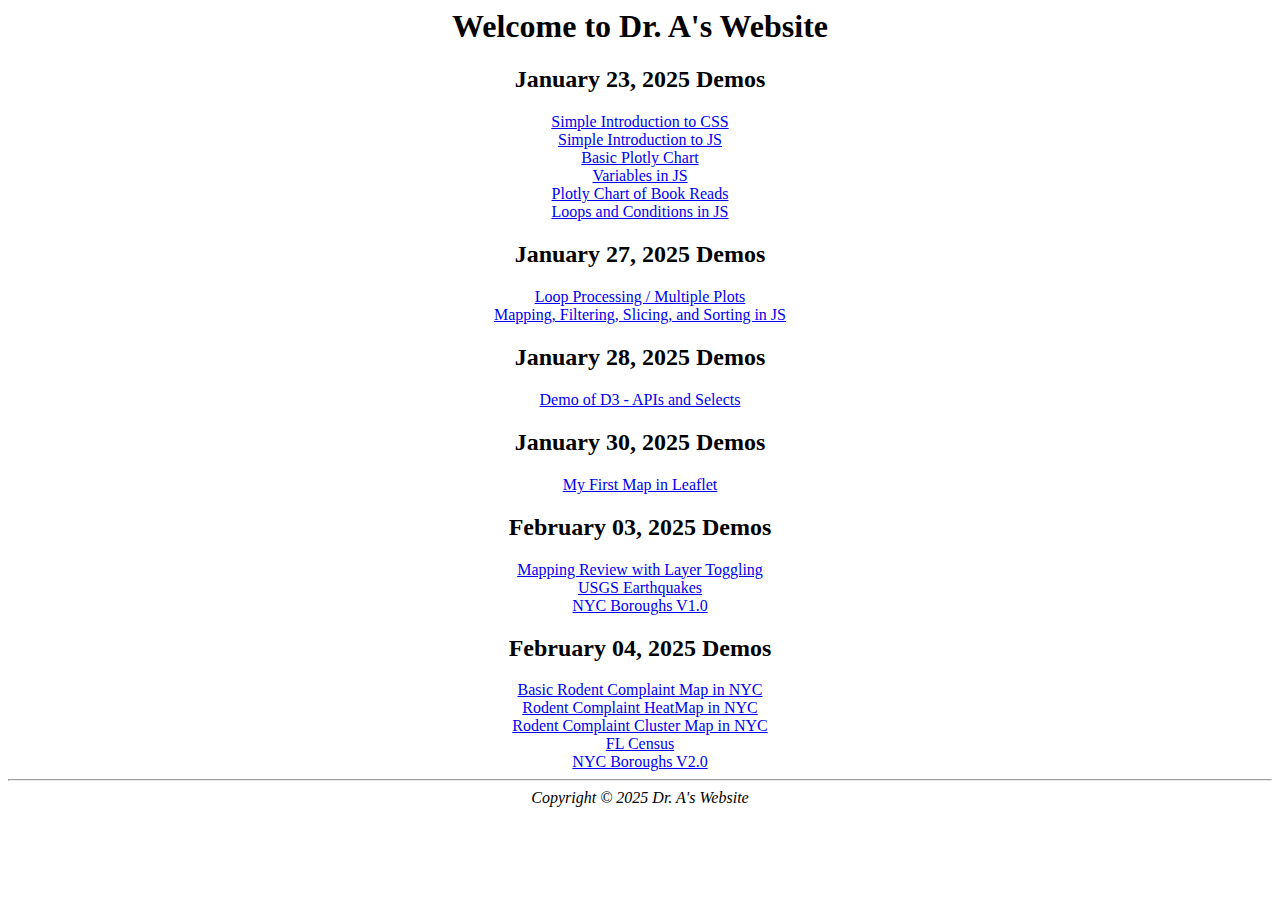
<file: index.html>
<html>
	<head>
		<title>Dr. A's Website</title>
	</head>
	
	<body>
		<center>
			<h1>Welcome to Dr. A's Website</h1>

            <h2>January 23, 2025 Demos</h2>

            <a href="cssDemo.html">Simple Introduction to CSS</a><br>

            <a href="jsDemo.html">Simple Introduction to JS</a><br>

			<a href="basicChart.html">Basic Plotly Chart</a><br>

			<a href="variableDemo.html">Variables in JS</a><br>

			<a href="bookChart.html">Plotly Chart of Book Reads</a><br>

			<a href="loopsAndConditions.html">Loops and Conditions in JS</a><br>

			<h2>January 27, 2025 Demos</h2>

			<a href="multipleplots.html">Loop Processing / Multiple Plots</a><br>

			<a href="mapDemo.html">Mapping, Filtering, Slicing, and Sorting in JS</a><br>

			<h2>January 28, 2025 Demos</h2>

			<a href="d3Demo.html">Demo of D3 - APIs and Selects</a>

			<h2>January 30, 2025 Demos</h2>

			<a href="leafletDemo01.html">My First Map in Leaflet</a>

			<h2>February 03, 2025 Demos</h2>

			<a href="leafletDemo02.html">Mapping Review with Layer Toggling</a><br>

			<a href="geojsonDemo.html">USGS Earthquakes</a><br>

			<a href="nycMap.html">NYC Boroughs V1.0</a><br>

			<h2>February 04, 2025 Demos</h2>

			<a href="nycRodentMap.html">Basic Rodent Complaint Map in NYC</a><br>

			<a href="nycRodentHeatMap.html">Rodent Complaint HeatMap in NYC</a><br>

			<a href="nycRodentClusterMap.html">Rodent Complaint Cluster Map in NYC</a><br>

			<a href="flCensus.html">FL Census</a><br>

			<a href="nycMap2.html">NYC Boroughs V2.0</a>
			
			<script></script>
			
			<hr>
			<em>Copyright &copy; 2025 Dr. A's Website</em>			
		</center>
	</body>
</html>
</file>
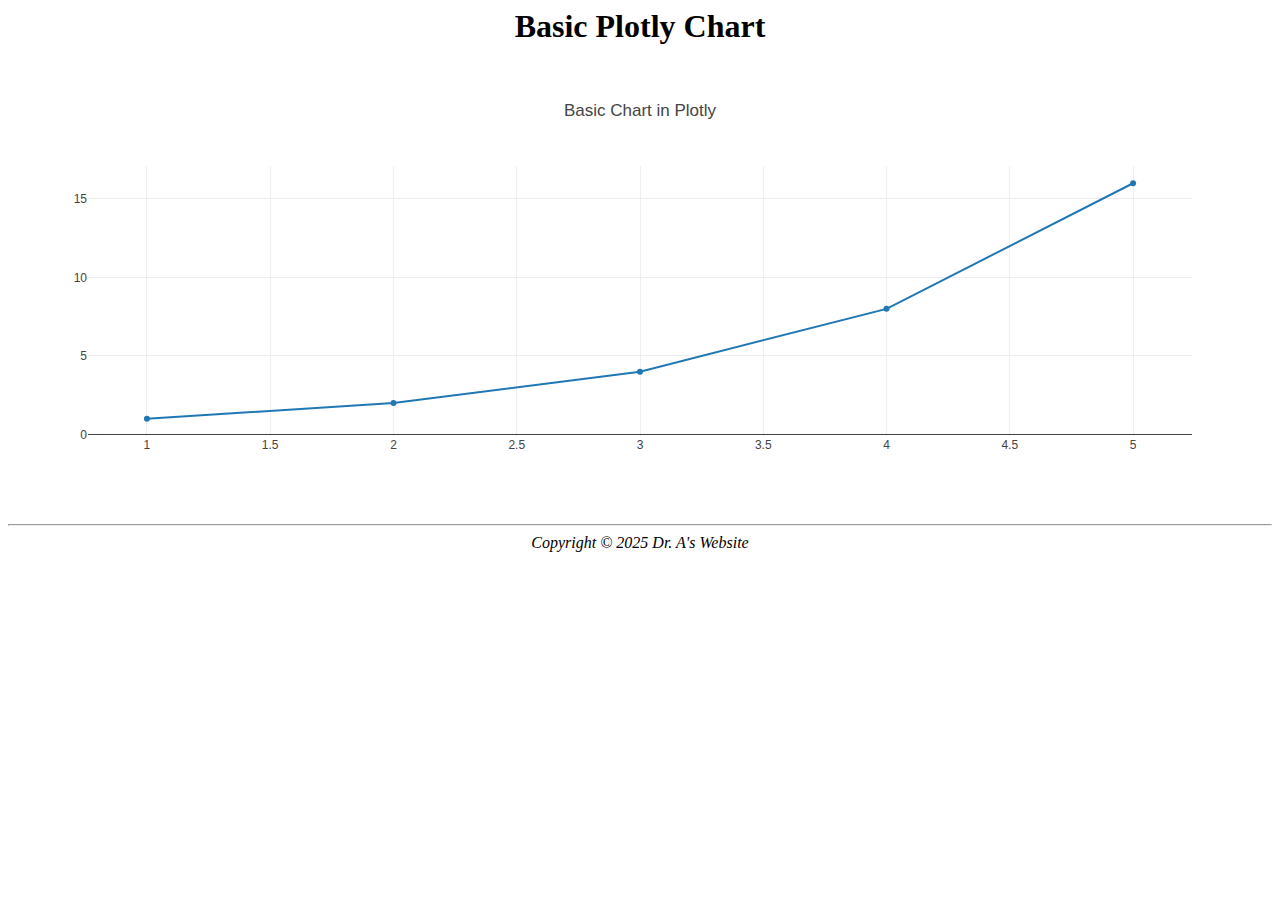
<file: basicChart.html>
<html>
	<head>
		<title>Basic Chart</title>
        <script src="https://cdn.plot.ly/plotly-latest.min.js"></script>
	</head>
	
	<body>
		<center>
			<h1>Basic Plotly Chart</h1>

            <div id="plot"></div>
			
			<script>
                let xData = [1, 2, 3, 4, 5];
                let yData = [1, 2, 4, 8, 16];
            </script>
            <script src="basicChart.js"></script>
			
			<hr>
			<em>Copyright &copy; 2025 Dr. A's Website</em>			
		</center>
	</body>
</html>
</file>
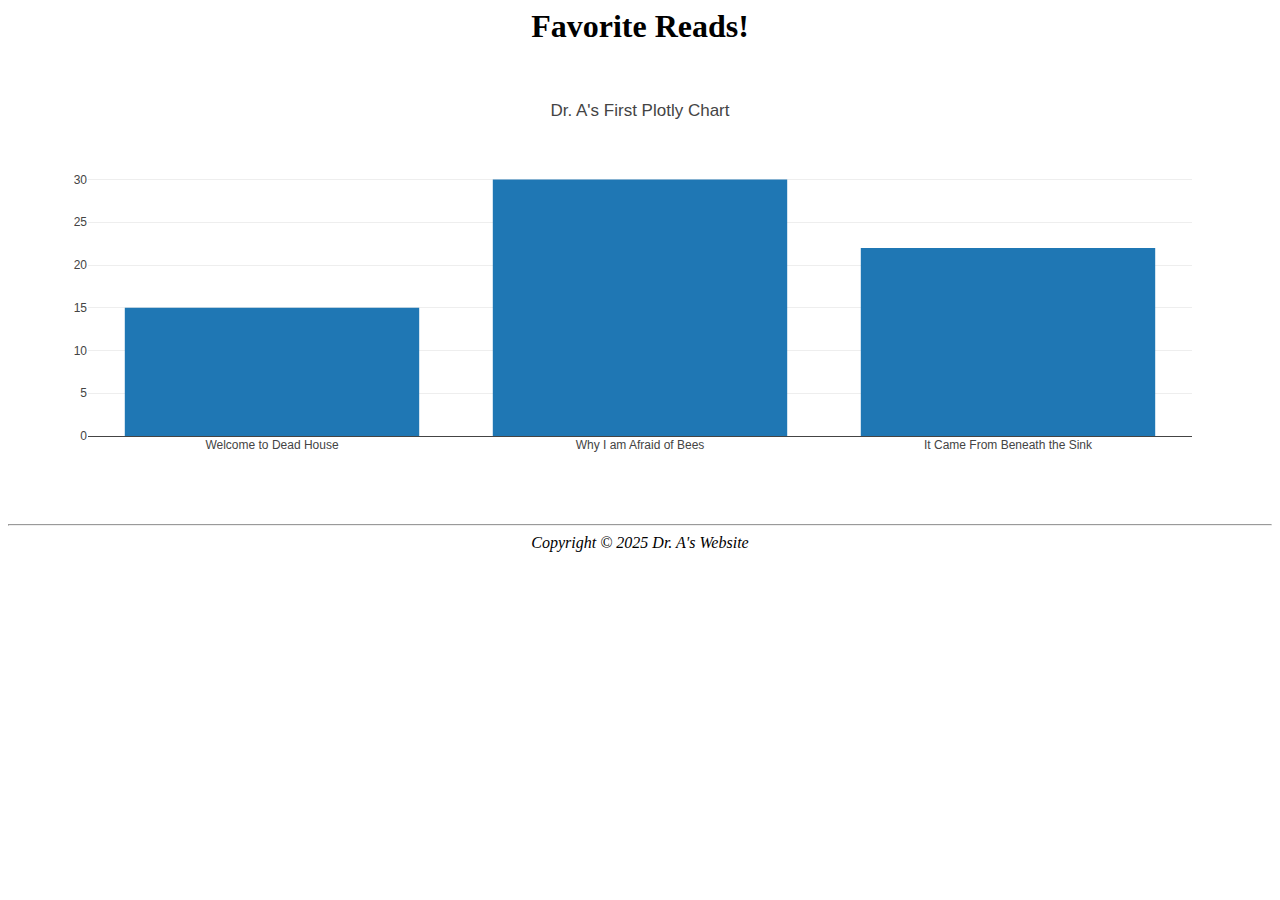
<file: bookChart.html>
<html>
	<head>
		<title>Book Chart</title>
        <script src="https://cdn.plot.ly/plotly-latest.min.js"></script>
	</head>
	
	<body>
		<center>
			<h1>Favorite Reads!</h1>

            <div id="plot"></div>
			
			<script src="bookChart.js"></script>
			
			<hr>
			<em>Copyright &copy; 2025 Dr. A's Website</em>			
		</center>
	</body>
</html>
</file>
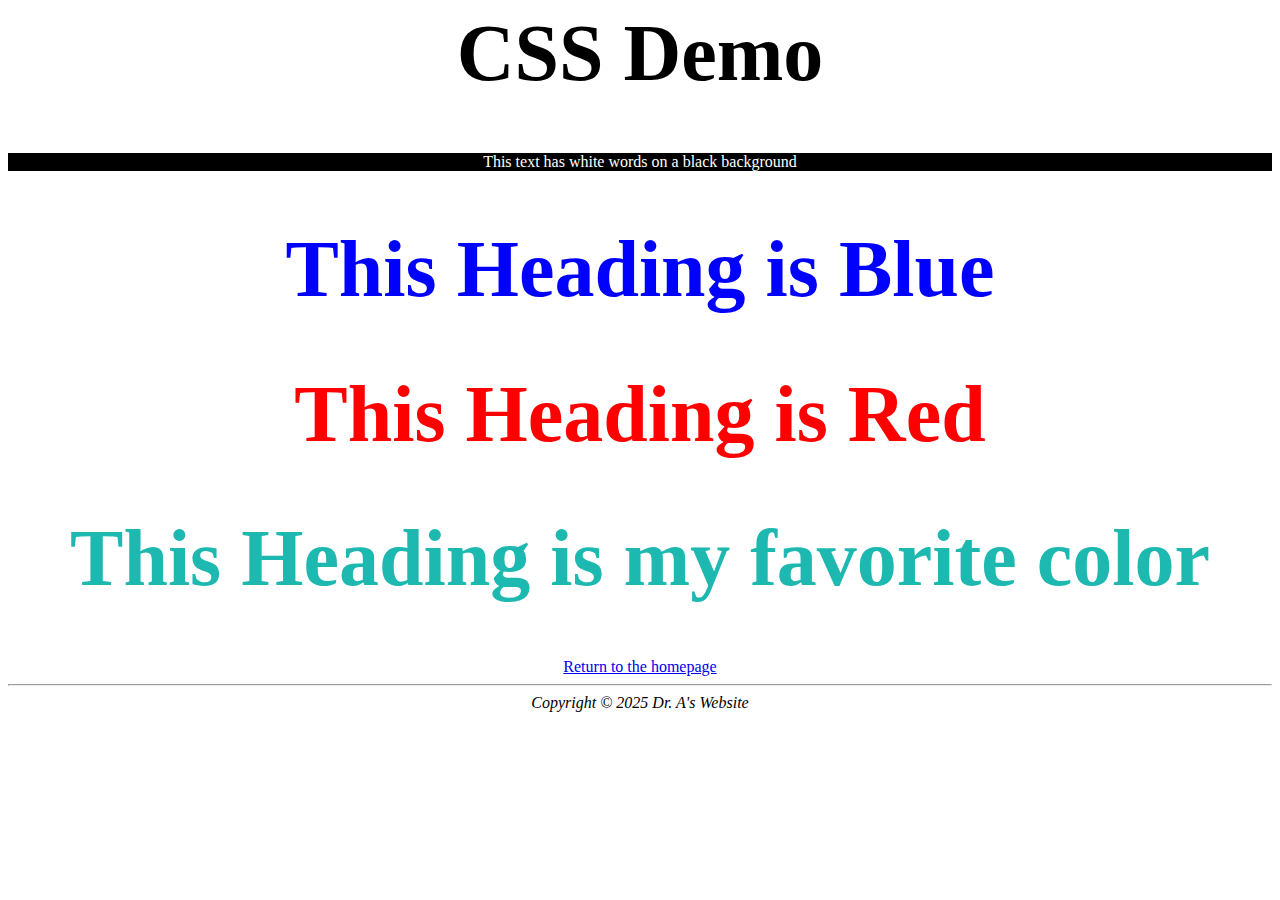
<file: cssDemo.html>
<html>
	<head>
		<title>CSS Demo</title>
        <style>
            .white{
                color: white;
            }
            .blackbackground{
                background-color: black;
            }
        </style>
        <link rel="stylesheet" href="style.css">
	</head>
	
	<body>
		<center>
			<h1>CSS Demo</h1>

            <p class="white blackbackground">This text has white words on a black background</p>
			<h1 class="blue">This Heading is Blue</h1>
            <h1 id="red">This Heading is Red</h1>
            <h1 class="favoriteColor">This Heading is my favorite color</h1>
			<script></script>
			
            <a href="index.html">Return to the homepage</a>
			<hr>
			<em>Copyright &copy; 2025 Dr. A's Website</em>			
		</center>
	</body>
</html>
</file>
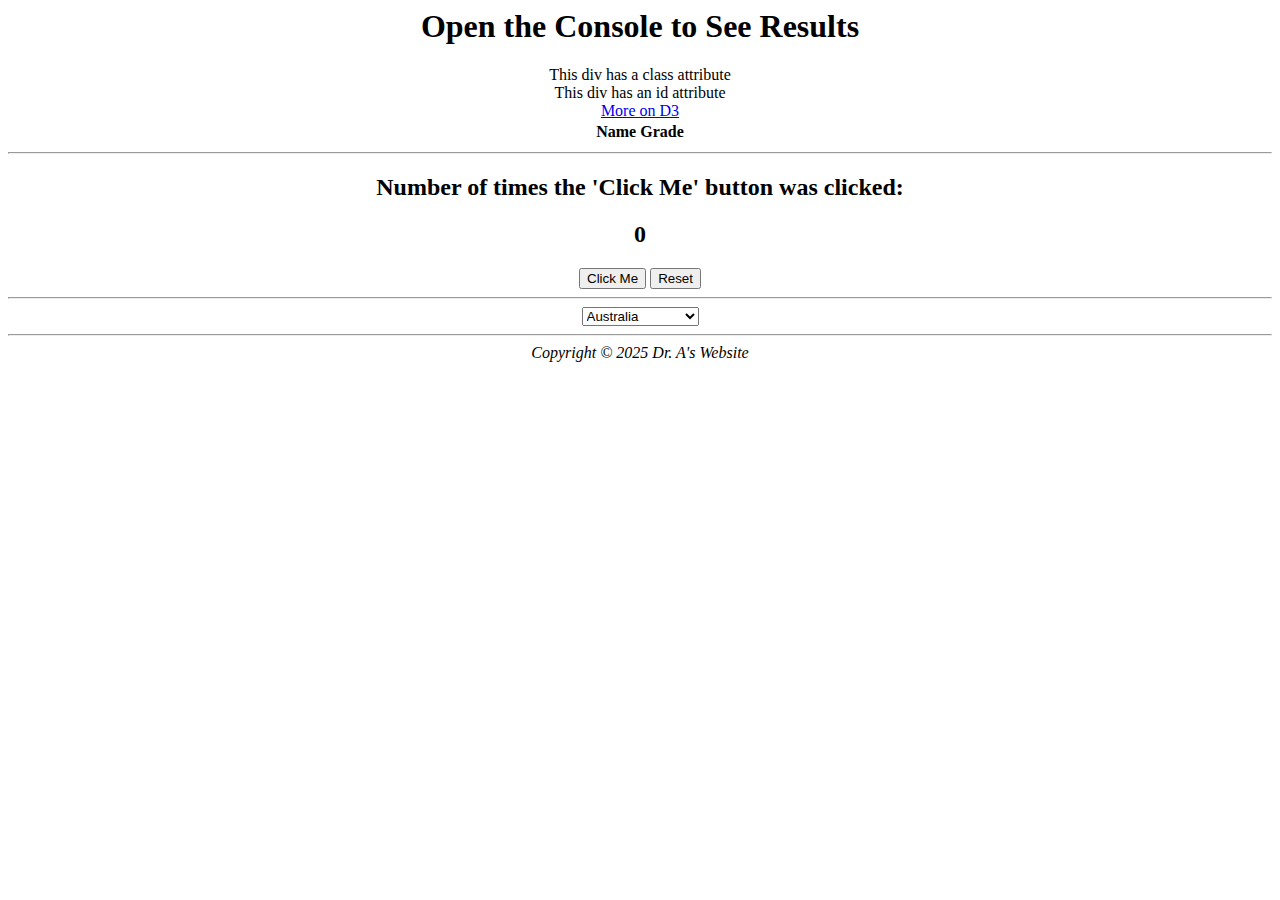
<file: d3Demo.html>
<html>
	<head>
		<title>D3 Demo</title>
        <script src="https://d3js.org/d3.v7.min.js"></script>
        <link href="https://cdn.jsdelivr.net/npm/bootstrap@5.3.2/dist/css/bootstrap.min.css" rel="stylesheet" integrity="sha384-T3c6CoIi6uLrA9TneNEoa7RxnatzjcDSCmG1MXxSR1GAsXEV/Dwwykc2MPK8M2HN" crossorigin="anonymous">
        <script src="https://cdn.plot.ly/plotly-latest.min.js"></script>
      </head>
	
	<body>
		<center>
			<h1>Open the Console to See Results</h1>

            <div class="text1">This div has a class attribute</div>
            <div id="text2">This div has an id attribute</div>

            <div class="my-link">
                <a href="https://github.com/d3/d3-selection">More on D3</a>
            </div>

            <div class="container">
                <div class="row">
                  <div class="col-md-12">
                    <!-- Student Grades -->
                    <table class="grades table">
                      <thead>
                        <tr>
                          <th>Name</th>
                          <th>Grade</th>
                        </tr>
                      </thead>
                      <tbody>
                      </tbody>
                    </table>
                  </div>
                </div>
              </div>

            <hr>

            <h2>Number of times the 'Click Me' button was clicked: </h2>
            <h2 class="counter">0</h2>

            <button id="button1">Click Me</button> 

            <button id="button2">Reset</button><br>

            <hr>

            <select id="selDataset">
              <option value="australia">Australia</option>
              <option value="brazil">Brazil</option>
              <option value="uk">United Kingdom</option>
              <option value="mexico">Mexico</option>
              <option value="singapore">Singapore</option>
              <option value="southAfrica">South Africa</option>
            </select>

            <div id="bar"></div>
            <div id="pie"></div>

			<script src="d3Demo.js"></script>
      <script src="globaldata.js"></script>
      <script src="globaldataPlots.js"></script>
			
			<hr>
			<em>Copyright &copy; 2025 Dr. A's Website</em>			
		</center>
	</body>
</html>
</file>
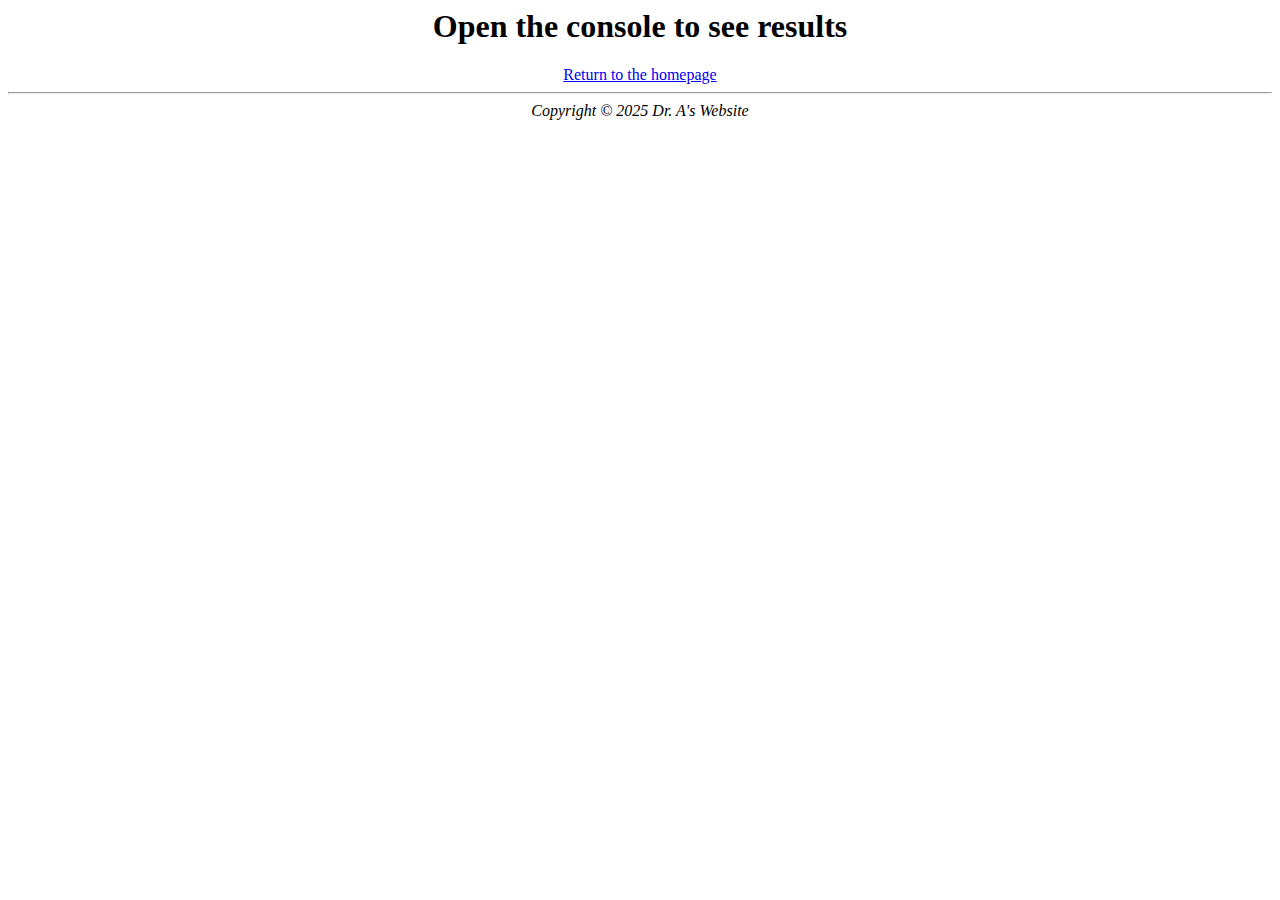
<file: jsDemo.html>
<html>
	<head>
		<title>Simple Introduction to JS</title>
	</head>
	
	<body>
		<center>
			<h1>Open the console to see results</h1>
			
			<script>
                // This JS is served internally to the page
				console.log("This line is from the internal JS Script");
            </script>

            <script src="external.js"></script>
			
            <a href="index.html">Return to the homepage</a>
			<hr>
			<em>Copyright &copy; 2025 Dr. A's Website</em>			
		</center>
	</body>
</html>
</file>
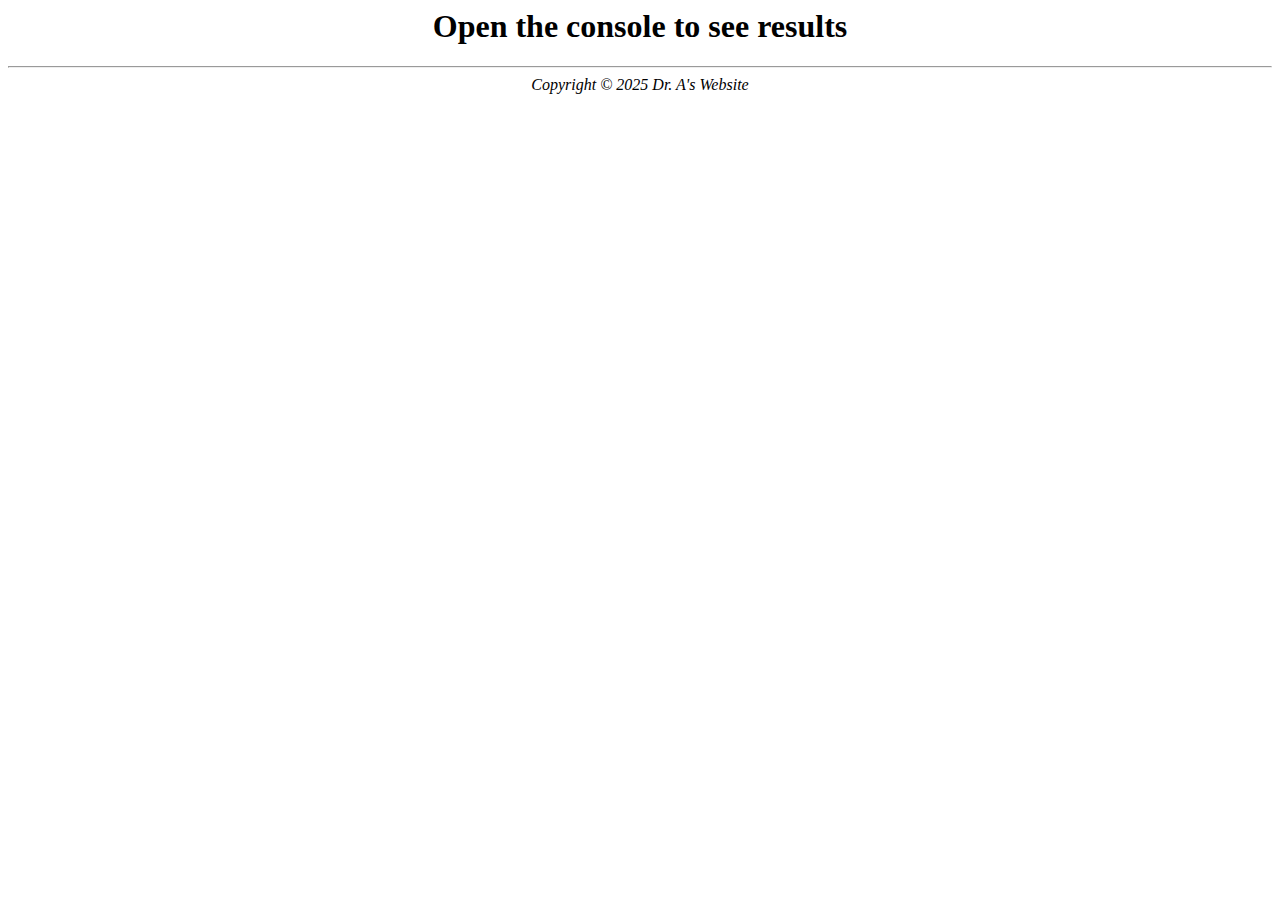
<file: loopsAndConditions.html>
<html>
	<head>
		<title>Loops and Conditions in JS</title>
	</head>
	
	<body>
		<center>
			<h1>Open the console to see results</h1>
			
			<script src="loopsAndConditions.js"></script>
			
			<hr>
			<em>Copyright &copy; 2025 Dr. A's Website</em>			
		</center>
	</body>
</html>
</file>
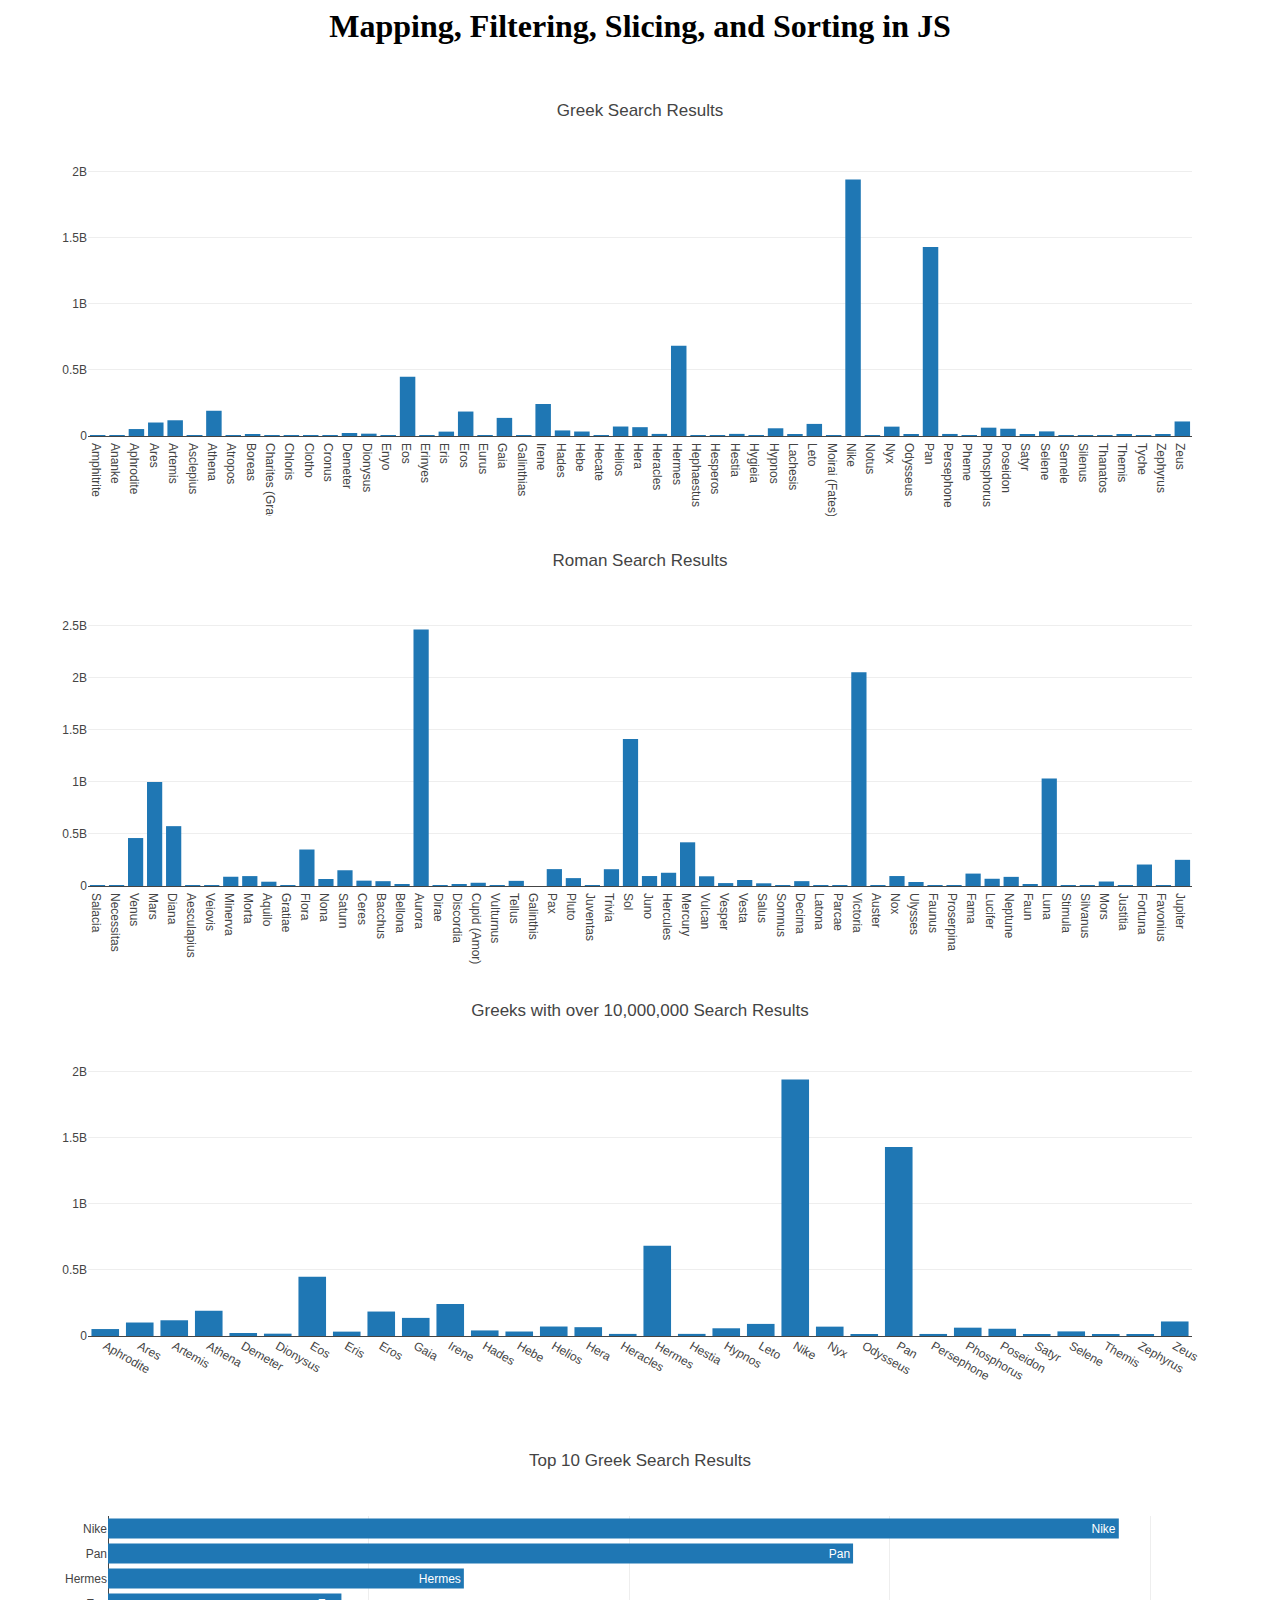
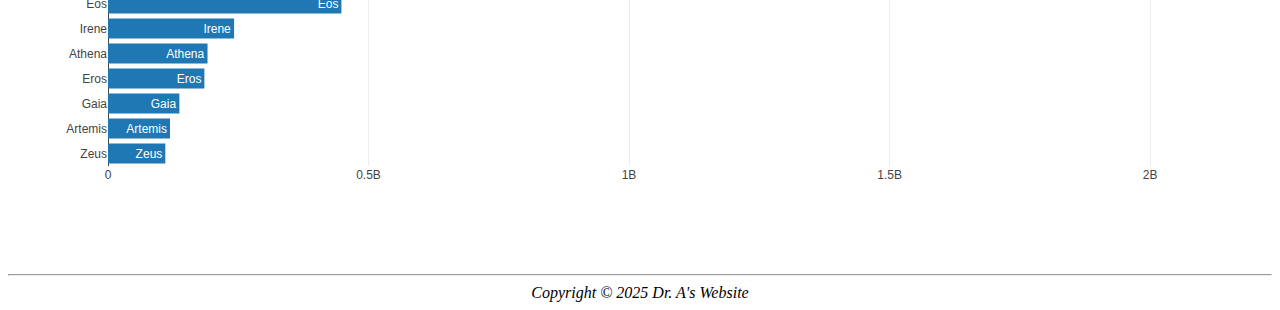
<file: mapDemo.html>
<html>
	<head>
		<title>Mapping, Filtering, Slicing, and Sorting in JS</title>
        <script src="https://cdn.plot.ly/plotly-latest.min.js"></script>
	</head>
	
	<body>
		<center>
			<h1>Mapping, Filtering, Slicing, and Sorting in JS</h1>

            <div id="plot1"></div>
            <div id="plot2"></div>
			<div id="plot3"></div>
			<div id="plot4"></div>
			
			<script src="greekromandata.js"></script>
            <script src="mapDemo.js"></script>
			
			<hr>
			<em>Copyright &copy; 2025 Dr. A's Website</em>			
		</center>
	</body>
</html>
</file>
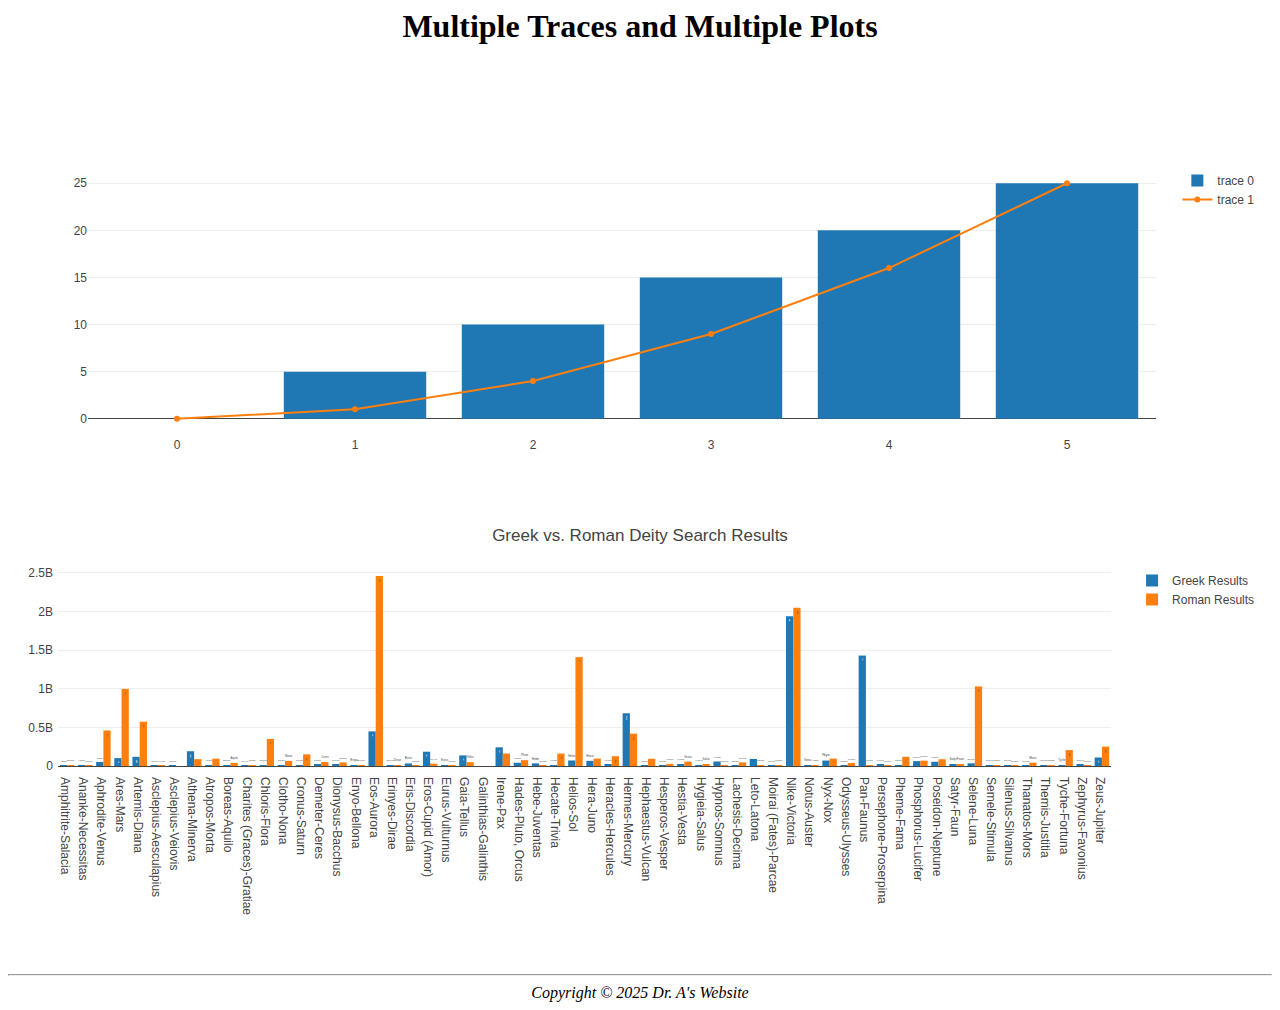
<file: multipleplots.html>
<html>
	<head>
		<title>Loop Processing / Multiple Plots</title>
        <script src="https://cdn.plot.ly/plotly-latest.min.js"></script>
	</head>
	
	<body>
		<center>
			<h1>Multiple Traces and Multiple Plots</h1>

            <div id="plot1"></div>

            <div id="plot2"></div>
			
			<script src="movieData.js"></script>
            <script src="movieCalculations.js"></script>
            <script src="multipleplots.js"></script>
            <script src="greekromandata.js"></script>
            <script src="greekromanmultipleplots.js"></script>
			
			<hr>
			<em>Copyright &copy; 2025 Dr. A's Website</em>			
		</center>
	</body>
</html>
</file>
<file: style.css>
h1{
    font-size: 80px;
}

.blue{
    color: blue;
}

#red{
    color: red;
}

.favoriteColor{
    color: #1db8b0;
}
</file>
